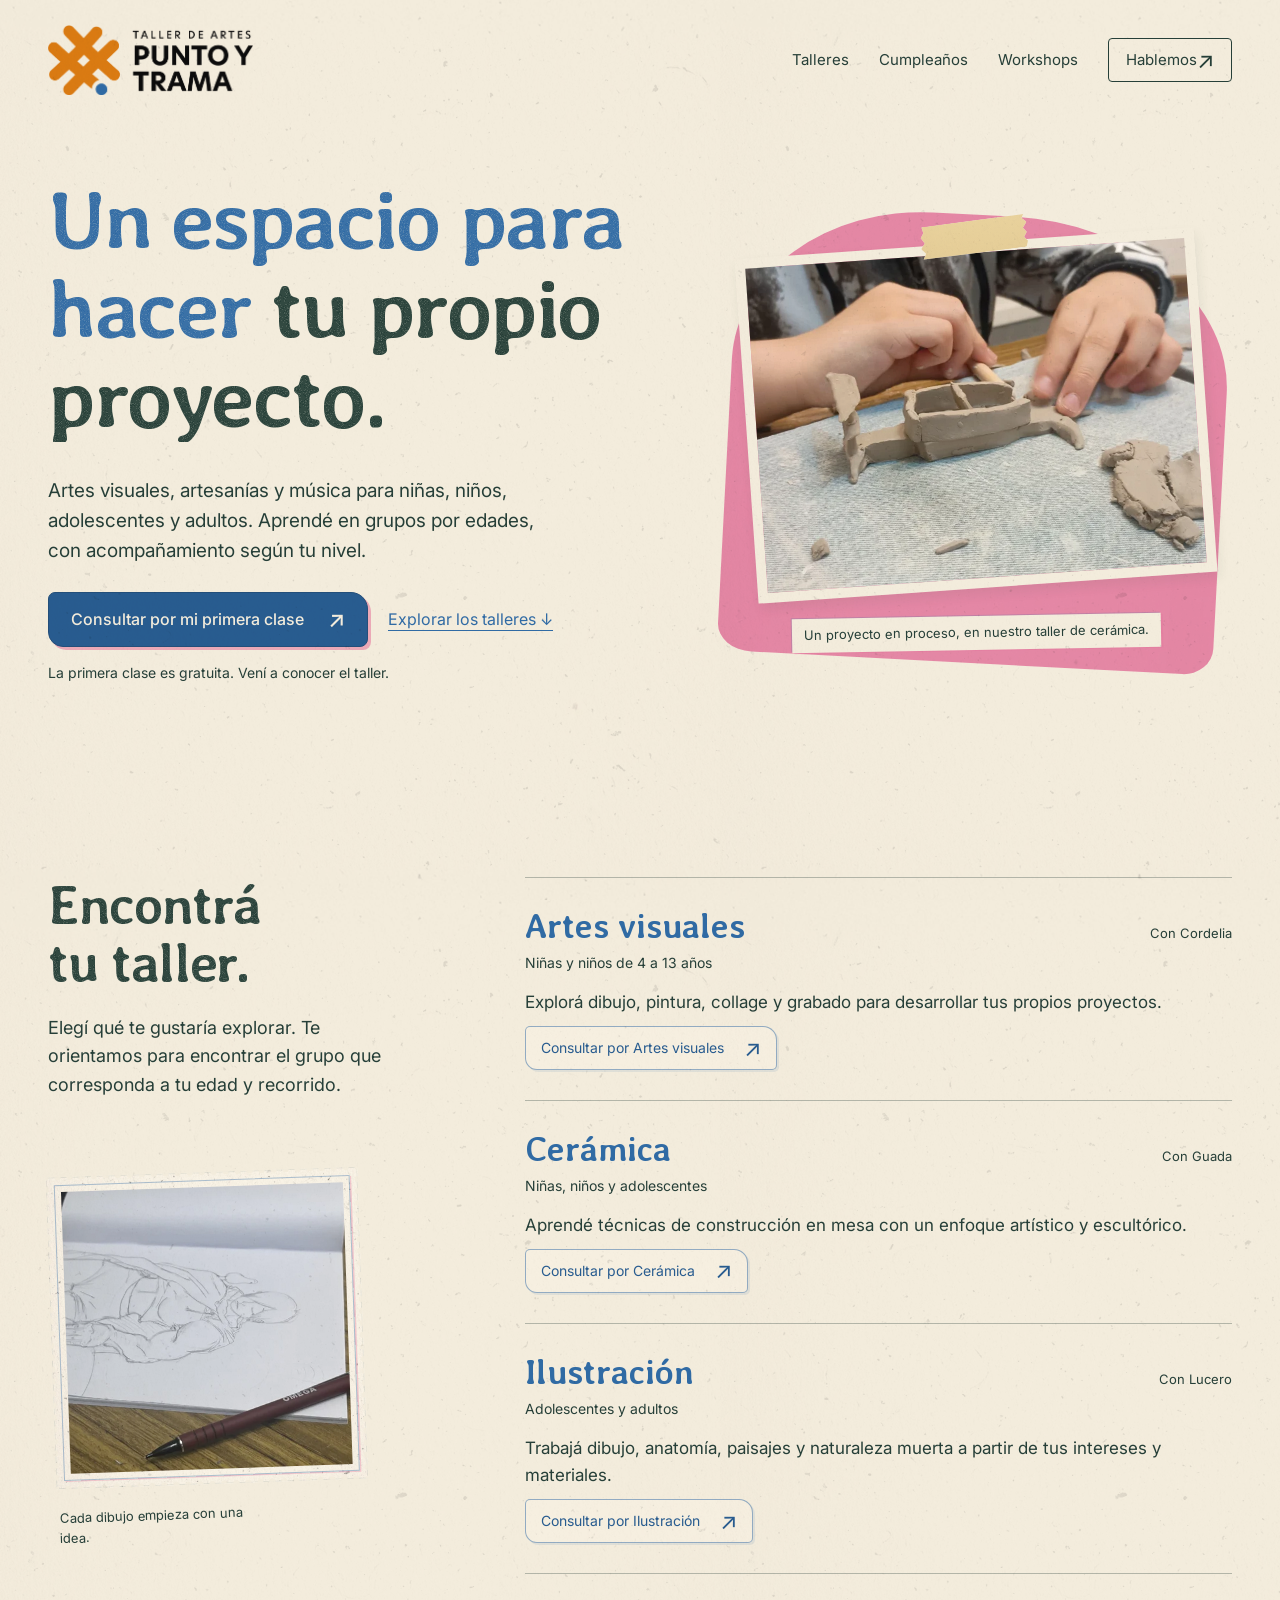
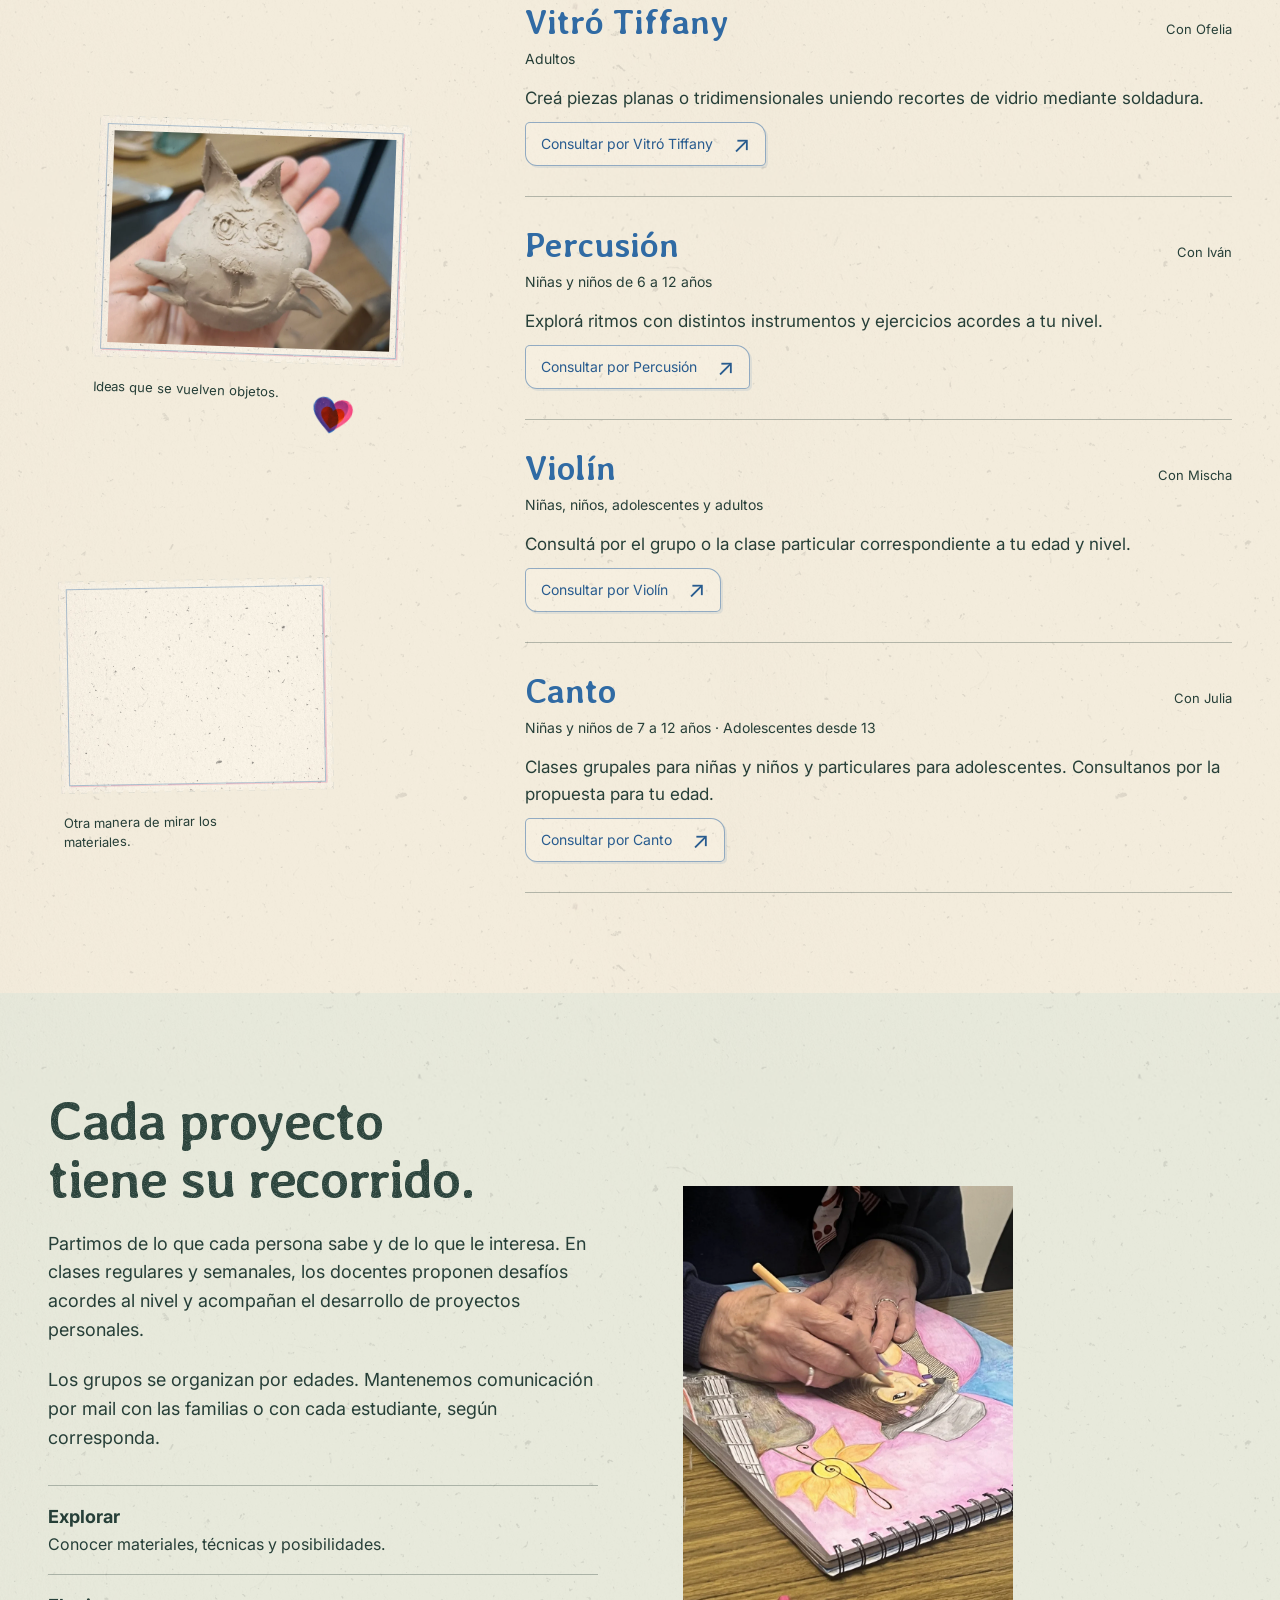
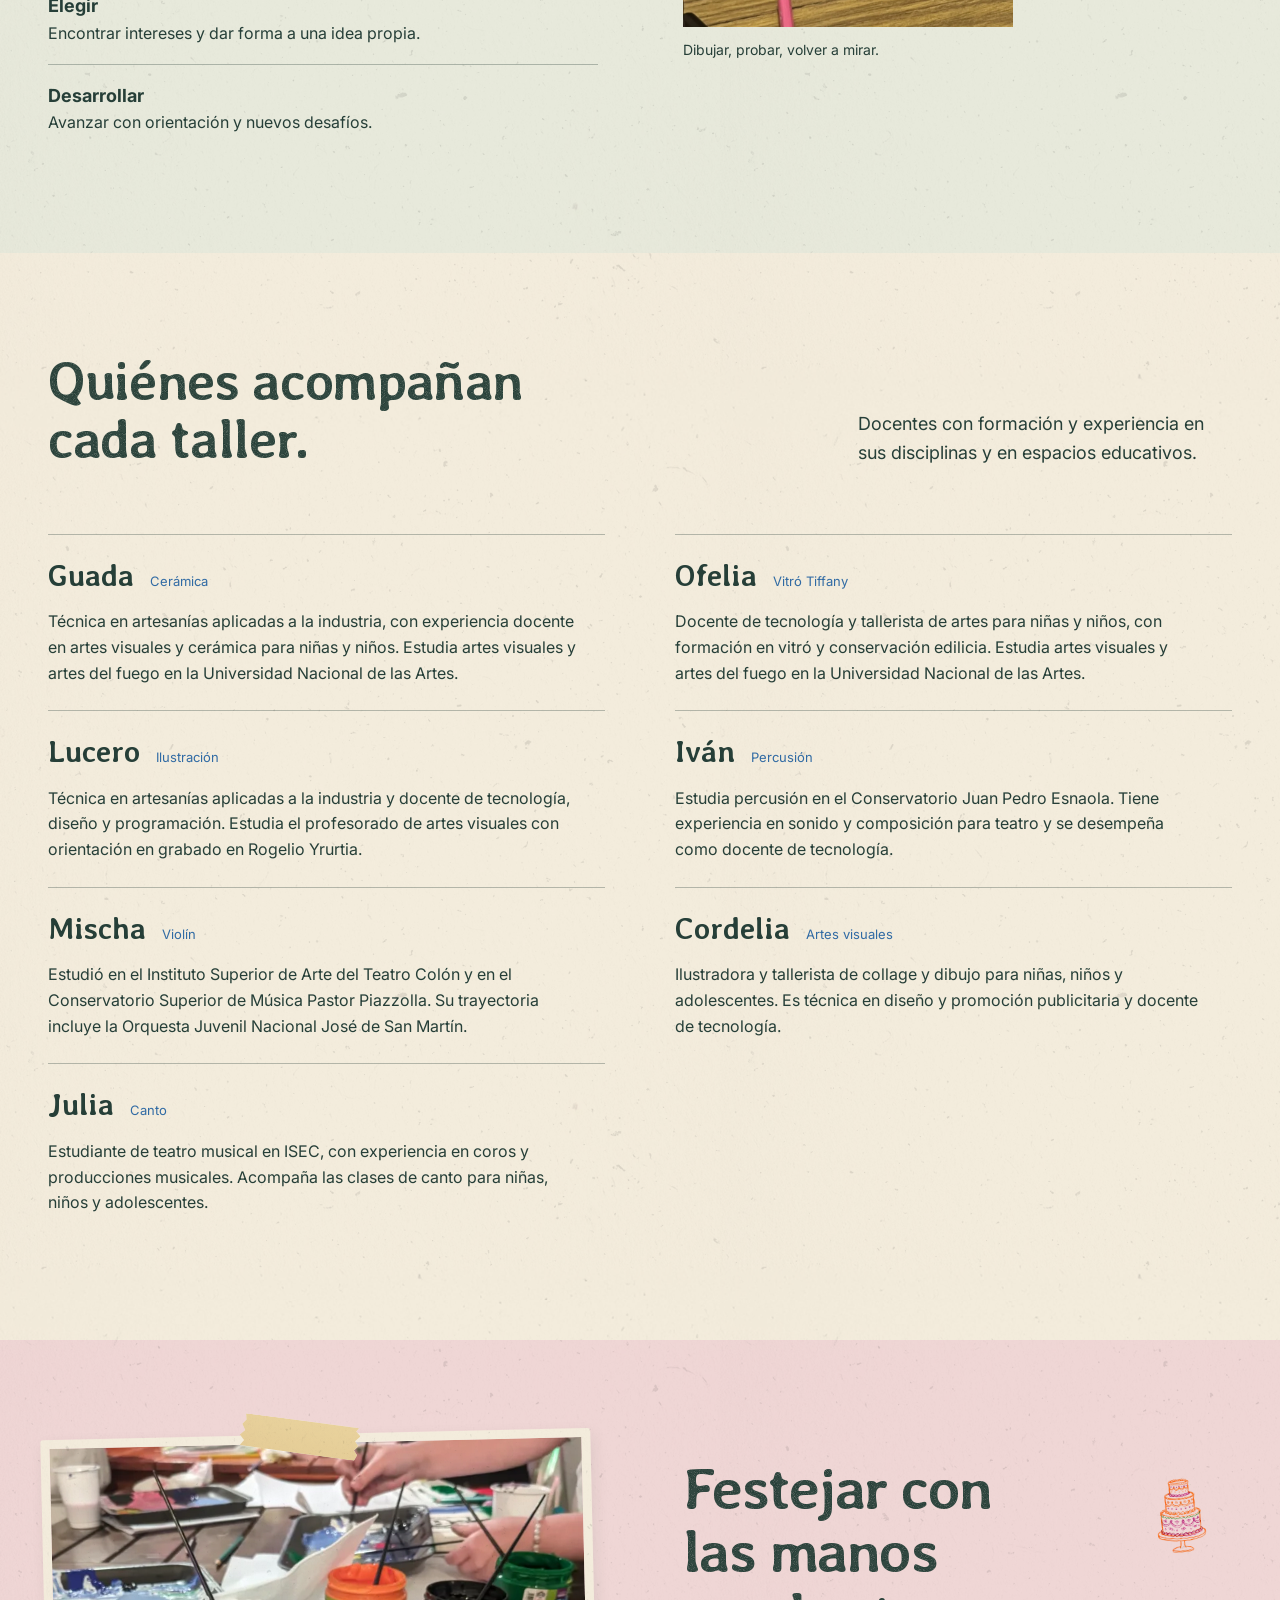
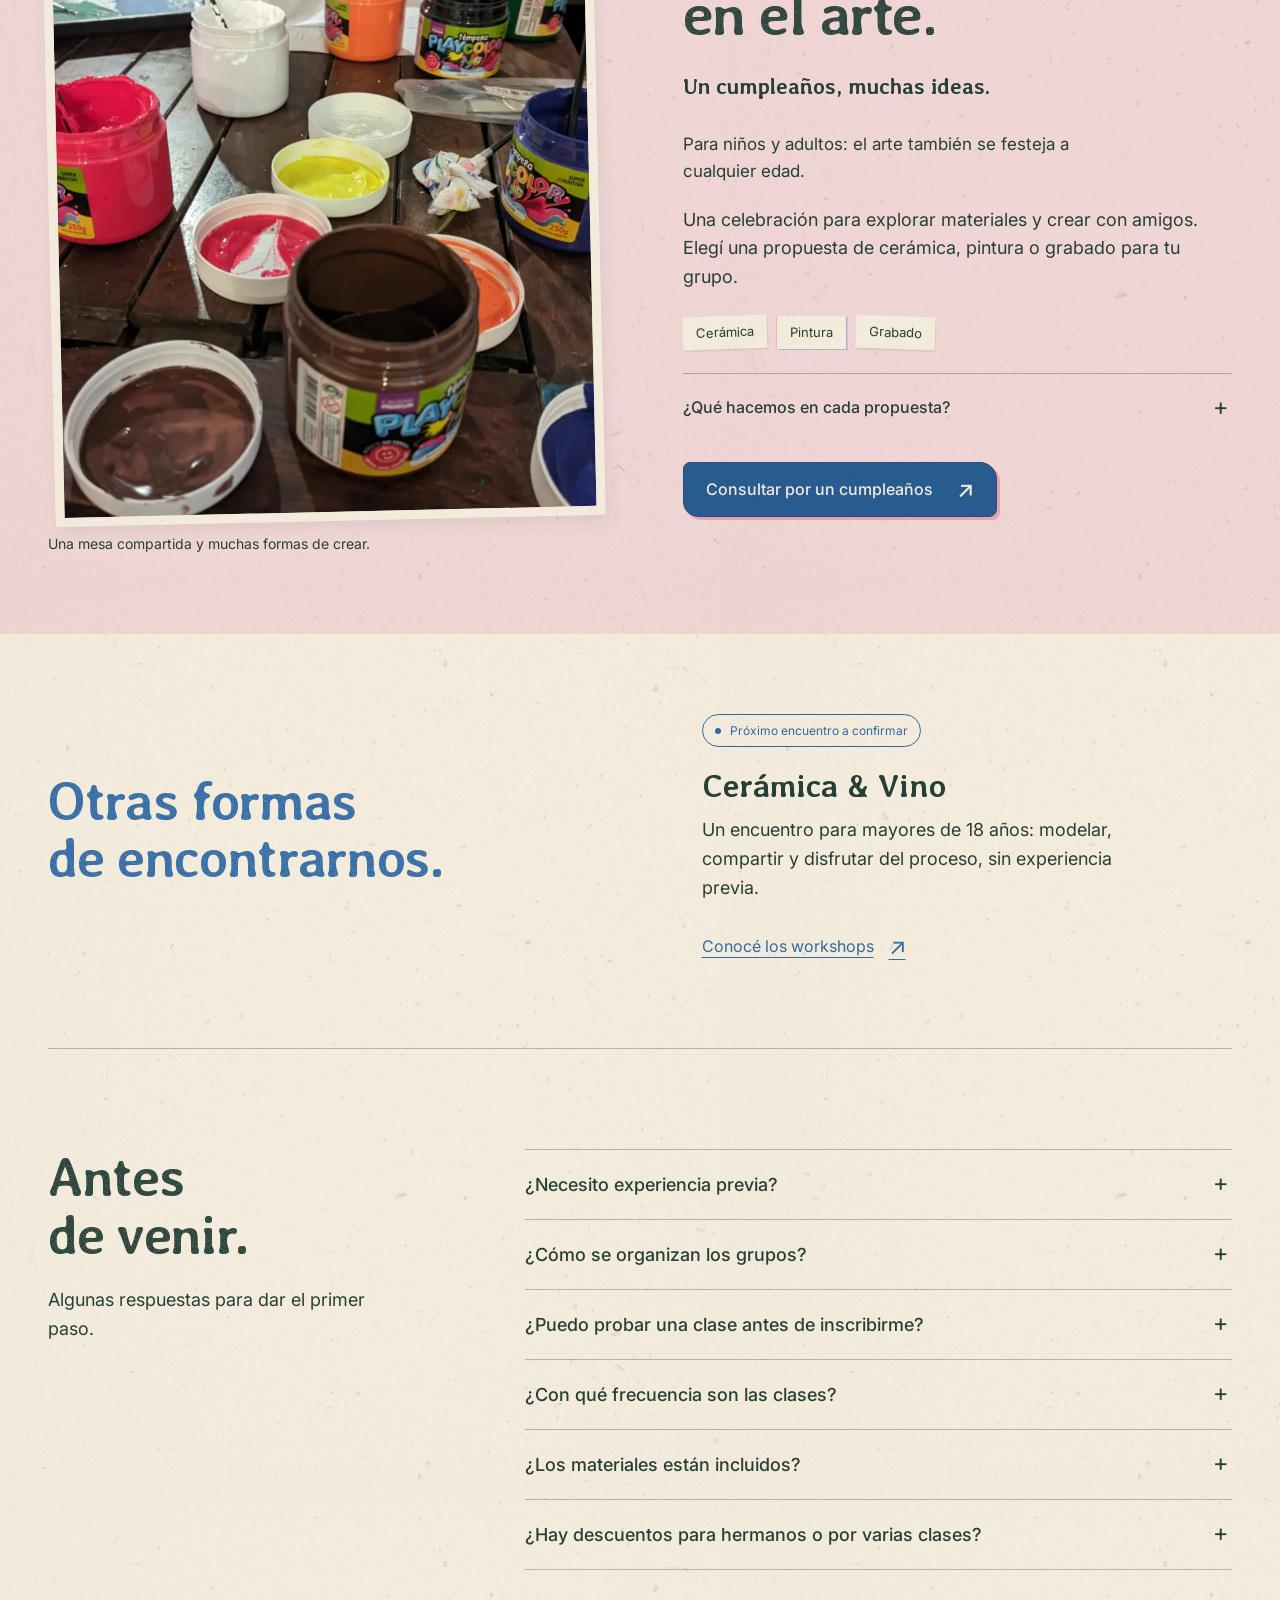
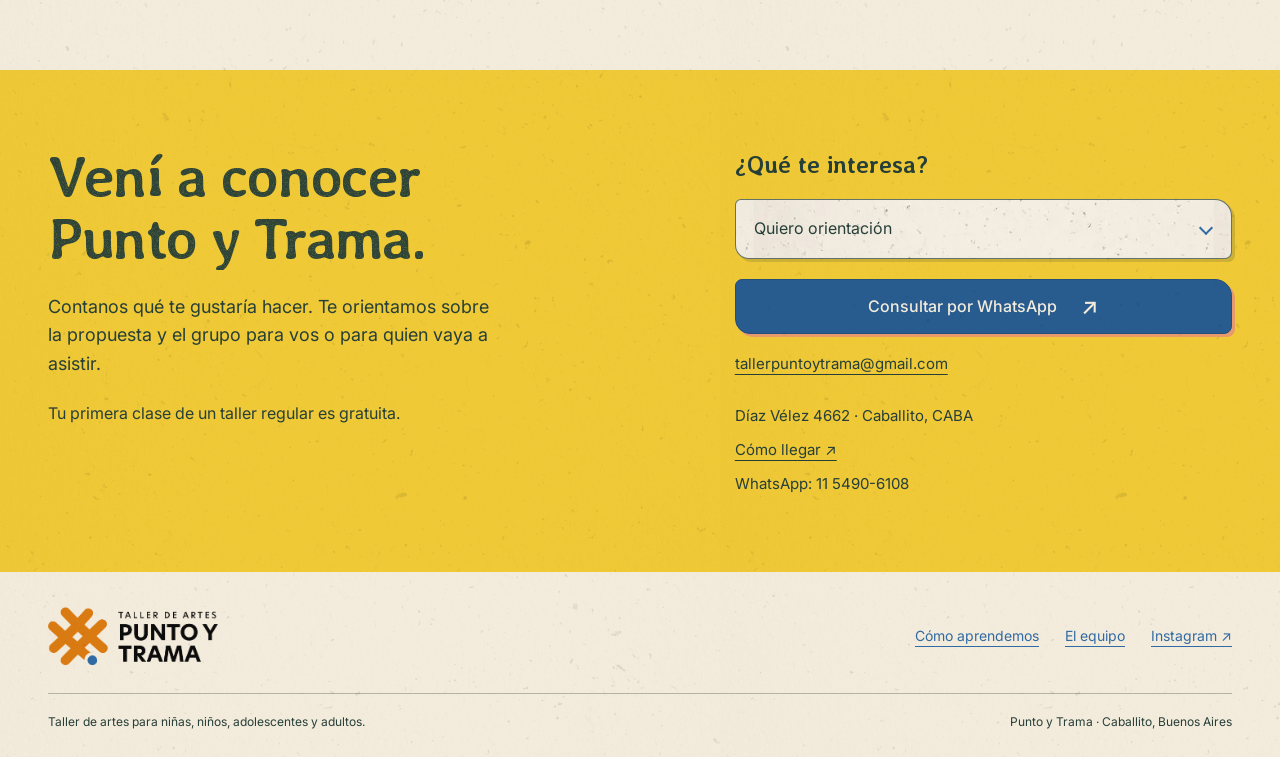
<file: index.html>
<!doctype html><html lang="es-AR"><head><meta charset="utf-8"><meta name="viewport" content="width=device-width, initial-scale=1"><meta name="theme-color" content="#f4eddd"><title>Punto y Trama | Talleres de artes en Caballito</title><meta name="description" content="Talleres de artes visuales, cerámica, ilustración, vitró y música en Caballito. Todas las edades, proyectos propios y primera clase gratuita."><meta property="og:title" content="Punto y Trama | Talleres de artes en Caballito"><meta property="og:description" content="Talleres de artes visuales, cerámica, ilustración, vitró y música en Caballito. Todas las edades, proyectos propios y primera clase gratuita."><meta property="og:type" content="website"><meta property="og:locale" content="es_AR"><link rel="icon" href="assets/favicon.png" type="image/png"><link rel="stylesheet" href="styles.css"><link rel="stylesheet" href="craft.css"><script src="app.js" defer></script></head><body><a class="skip" href="#contenido">Saltar al contenido</a>
    <header class="site-header"><div class="container header-inner">
    <a class="brand" href="index.html" aria-label="Punto y Trama, inicio"><img src="assets/logo.png" width="830" height="285" alt="Punto y Trama · Taller de artes"></a>
    <button class="menu-toggle" aria-expanded="false" aria-controls="navigation">Menú</button>
    <nav class="navigation" id="navigation" aria-label="Navegación principal">
    <a href="#talleres">Talleres</a><a href="#cumpleanos">Cumpleaños</a><a href="workshops.html" >Workshops</a><a class="nav-contact" href="#contacto">Hablemos <span class="arrow" aria-hidden="true">↗</span></a>
    </nav></div></header><main id="contenido"><section class="hero"><div class="container hero-grid"><div><h1>Un espacio para hacer <em>tu propio proyecto.</em></h1><p class="intro">Artes visuales, artesanías y música para niñas, niños, adolescentes y adultos. Aprendé en grupos por edades, con acompañamiento según tu nivel.</p><div class="hero-actions"><a class="button" href="https://wa.me/5491154906108?text=Hola%2C%20quiero%20conocer%20Punto%20y%20Trama%20y%20coordinar%20mi%20primera%20clase%20gratuita.%20%C2%BFMe%20orientan%20sobre%20los%20talleres%3F">Consultar por mi primera clase <span class="arrow" aria-hidden="true">↗</span></a><a class="text-link" href="#talleres">Explorar los talleres ↓</a></div><p class="hero-benefit">La primera clase es gratuita. Vení a conocer el taller.</p></div>
<figure class="art-stage"><div class="pink-shape" aria-hidden="true"></div><img class="hero-photo" src="assets/ceramica-1200.webp" srcset="assets/ceramica-640.webp 640w, assets/ceramica-1200.webp 1200w" sizes="(max-width:760px) calc(100vw - 40px), 550px" width="1200" height="900" alt="Manos construyendo una pieza de arcilla en la mesa del taller." fetchpriority="high" decoding="async"><figcaption>Un proyecto en proceso, en nuestro taller de cerámica.</figcaption></figure></div></section>

<section class="section" id="talleres" aria-labelledby="workshops-title"><div class="container section-index"><div class="section-lead workshop-visual-column"><h2 id="workshops-title">Encontrá<br>tu taller.</h2><p>Elegí qué te gustaría explorar. Te orientamos para encontrar el grupo que corresponda a tu edad y recorrido.</p><div class="workshop-journal" aria-label="Procesos y piezas del taller"><figure class="journal-photo drawing-print"><div class="postage-frame"><img class="" src="assets/boceto-1200.webp" srcset="assets/boceto-640.webp 640w, assets/boceto-1200.webp 1200w" sizes="(max-width:760px) calc(100vw - 40px), 550px" width="1200" height="900" alt="Boceto a lápiz en un cuaderno abierto sobre la mesa." loading="lazy" decoding="async"></div><figcaption>Cada dibujo empieza con una idea.</figcaption></figure><figure class="journal-photo ceramics-print"><div class="postage-frame"><img class="" src="assets/pieza-arcilla-1200.webp" srcset="assets/pieza-arcilla-640.webp 480w, assets/pieza-arcilla-1200.webp 900w" sizes="(max-width:760px) calc(100vw - 40px), 550px" width="900" height="1200" alt="Una pequeña figura de arcilla modelada a mano." loading="lazy" decoding="async"></div><figcaption>Ideas que se vuelven objetos.<img class="studio-seal heart-seal" src="assets/sello-corazon.png" width="72" height="72" alt="" loading="lazy"></figcaption></figure><figure class="journal-photo glass-print"><div class="postage-frame"><img class="" src="assets/mesa-vitro-1200.webp" srcset="assets/mesa-vitro-640.webp 480w, assets/mesa-vitro-1200.webp 900w" sizes="(max-width:760px) calc(100vw - 40px), 550px" width="900" height="1200" alt="Manos trabajando junto a recortes de vidrio y herramientas de vitró." loading="lazy" decoding="async"></div><figcaption>Otra manera de mirar los materiales.</figcaption></figure></div></div><ol class="workshop-list"><li class="workshop-row"><div><div class="workshop-top"><h3>Artes visuales</h3><span class="teacher-tag">Con Cordelia</span></div><p class="audience">Niñas y niños de 4 a 13 años</p><p class="description">Explorá dibujo, pintura, collage y grabado para desarrollar tus propios proyectos.</p><a class="text-link" href="https://wa.me/5491154906108?text=Hola%2C%20me%20interesa%20el%20taller%20de%20Artes%20visuales%20en%20Punto%20y%20Trama.%20%C2%BFMe%20cuentan%20sobre%20los%20grupos%20y%20c%C3%B3mo%20coordinar%20la%20primera%20clase%20gratuita%3F">Consultar por Artes visuales <span class="arrow" aria-hidden="true">↗</span></a></div></li><li class="workshop-row"><div><div class="workshop-top"><h3>Cerámica</h3><span class="teacher-tag">Con Guada</span></div><p class="audience">Niñas, niños y adolescentes</p><p class="description">Aprendé técnicas de construcción en mesa con un enfoque artístico y escultórico.</p><a class="text-link" href="https://wa.me/5491154906108?text=Hola%2C%20me%20interesa%20el%20taller%20de%20Cer%C3%A1mica%20en%20Punto%20y%20Trama.%20%C2%BFMe%20cuentan%20sobre%20los%20grupos%20y%20c%C3%B3mo%20coordinar%20la%20primera%20clase%20gratuita%3F">Consultar por Cerámica <span class="arrow" aria-hidden="true">↗</span></a></div></li><li class="workshop-row"><div><div class="workshop-top"><h3>Ilustración</h3><span class="teacher-tag">Con Lucero</span></div><p class="audience">Adolescentes y adultos</p><p class="description">Trabajá dibujo, anatomía, paisajes y naturaleza muerta a partir de tus intereses y materiales.</p><a class="text-link" href="https://wa.me/5491154906108?text=Hola%2C%20me%20interesa%20el%20taller%20de%20Ilustraci%C3%B3n%20en%20Punto%20y%20Trama.%20%C2%BFMe%20cuentan%20sobre%20los%20grupos%20y%20c%C3%B3mo%20coordinar%20la%20primera%20clase%20gratuita%3F">Consultar por Ilustración <span class="arrow" aria-hidden="true">↗</span></a></div></li><li class="workshop-row"><div><div class="workshop-top"><h3>Vitró Tiffany</h3><span class="teacher-tag">Con Ofelia</span></div><p class="audience">Adultos</p><p class="description">Creá piezas planas o tridimensionales uniendo recortes de vidrio mediante soldadura.</p><a class="text-link" href="https://wa.me/5491154906108?text=Hola%2C%20me%20interesa%20el%20taller%20de%20Vitr%C3%B3%20Tiffany%20en%20Punto%20y%20Trama.%20%C2%BFMe%20cuentan%20sobre%20los%20grupos%20y%20c%C3%B3mo%20coordinar%20la%20primera%20clase%20gratuita%3F">Consultar por Vitró Tiffany <span class="arrow" aria-hidden="true">↗</span></a></div></li><li class="workshop-row"><div><div class="workshop-top"><h3>Percusión</h3><span class="teacher-tag">Con Iván</span></div><p class="audience">Niñas y niños de 6 a 12 años</p><p class="description">Explorá ritmos con distintos instrumentos y ejercicios acordes a tu nivel.</p><a class="text-link" href="https://wa.me/5491154906108?text=Hola%2C%20me%20interesa%20el%20taller%20de%20Percusi%C3%B3n%20en%20Punto%20y%20Trama.%20%C2%BFMe%20cuentan%20sobre%20los%20grupos%20y%20c%C3%B3mo%20coordinar%20la%20primera%20clase%20gratuita%3F">Consultar por Percusión <span class="arrow" aria-hidden="true">↗</span></a></div></li><li class="workshop-row"><div><div class="workshop-top"><h3>Violín</h3><span class="teacher-tag">Con Mischa</span></div><p class="audience">Niñas, niños, adolescentes y adultos</p><p class="description">Consultá por el grupo o la clase particular correspondiente a tu edad y nivel.</p><a class="text-link" href="https://wa.me/5491154906108?text=Hola%2C%20me%20interesa%20el%20taller%20de%20Viol%C3%ADn%20en%20Punto%20y%20Trama.%20%C2%BFMe%20cuentan%20sobre%20los%20grupos%20y%20c%C3%B3mo%20coordinar%20la%20primera%20clase%20gratuita%3F">Consultar por Violín <span class="arrow" aria-hidden="true">↗</span></a></div></li><li class="workshop-row"><div><div class="workshop-top"><h3>Canto</h3><span class="teacher-tag">Con Julia</span></div><p class="audience">Niñas y niños de 7 a 12 años · Adolescentes desde 13</p><p class="description">Clases grupales para niñas y niños y particulares para adolescentes. Consultanos por la propuesta para tu edad.</p><a class="text-link" href="https://wa.me/5491154906108?text=Hola%2C%20me%20interesa%20el%20taller%20de%20Canto%20en%20Punto%20y%20Trama.%20%C2%BFMe%20cuentan%20sobre%20los%20grupos%20y%20c%C3%B3mo%20coordinar%20la%20primera%20clase%20gratuita%3F">Consultar por Canto <span class="arrow" aria-hidden="true">↗</span></a></div></li></ol></div></section>
<section class="section learning" id="como-aprendemos" aria-labelledby="learning-title"><div class="container learning-grid"><div><h2 id="learning-title">Cada proyecto tiene su recorrido.</h2><p>Partimos de lo que cada persona sabe y de lo que le interesa. En clases regulares y semanales, los docentes proponen desafíos acordes al nivel y acompañan el desarrollo de proyectos personales.</p><p>Los grupos se organizan por edades. Mantenemos comunicación por mail con las familias o con cada estudiante, según corresponda.</p><ol class="process-notes"><li><div><strong>Explorar</strong>Conocer materiales, técnicas y posibilidades.</div></li><li><div><strong>Elegir</strong>Encontrar intereses y dar forma a una idea propia.</div></li><li><div><strong>Desarrollar</strong>Avanzar con orientación y nuevos desafíos.</div></li></ol></div><div class="photo-pair"><figure><img class="learning-photo" src="assets/ilustracion-1200.webp" srcset="assets/ilustracion-640.webp 480w, assets/ilustracion-1200.webp 900w" sizes="(max-width:760px) calc(100vw - 40px), 550px" width="900" height="1200" alt="Una estudiante trabaja con lápices de colores en su ilustración." loading="lazy" decoding="async"><figcaption>Dibujar, probar, volver a mirar.</figcaption></figure><img class="secondary-photo" src="assets/vitro-1200.webp" srcset="assets/vitro-640.webp 480w, assets/vitro-1200.webp 900w" sizes="(max-width:760px) calc(100vw - 40px), 550px" width="900" height="1200" alt="Recortes de vidrio y herramientas para una pieza de vitró." loading="lazy" decoding="async"></div></div></section>
<section class="section" id="equipo" aria-labelledby="team-title"><div class="container"><div class="team-heading"><div><h2 id="team-title">Quiénes acompañan<br>cada taller.</h2></div><p>Docentes con formación y experiencia en sus disciplinas y en espacios educativos.</p></div><ul class="team-grid"><li class="person"><h3>Guada</h3><span class="discipline">Cerámica</span><p>Técnica en artesanías aplicadas a la industria, con experiencia docente en artes visuales y cerámica para niñas y niños. Estudia artes visuales y artes del fuego en la Universidad Nacional de las Artes.</p></li><li class="person"><h3>Ofelia</h3><span class="discipline">Vitró Tiffany</span><p>Docente de tecnología y tallerista de artes para niñas y niños, con formación en vitró y conservación edilicia. Estudia artes visuales y artes del fuego en la Universidad Nacional de las Artes.</p></li><li class="person"><h3>Lucero</h3><span class="discipline">Ilustración</span><p>Técnica en artesanías aplicadas a la industria y docente de tecnología, diseño y programación. Estudia el profesorado de artes visuales con orientación en grabado en Rogelio Yrurtia.</p></li><li class="person"><h3>Iván</h3><span class="discipline">Percusión</span><p>Estudia percusión en el Conservatorio Juan Pedro Esnaola. Tiene experiencia en sonido y composición para teatro y se desempeña como docente de tecnología.</p></li><li class="person"><h3>Mischa</h3><span class="discipline">Violín</span><p>Estudió en el Instituto Superior de Arte del Teatro Colón y en el Conservatorio Superior de Música Pastor Piazzolla. Su trayectoria incluye la Orquesta Juvenil Nacional José de San Martín.</p></li><li class="person"><h3>Cordelia</h3><span class="discipline">Artes visuales</span><p>Ilustradora y tallerista de collage y dibujo para niñas, niños y adolescentes. Es técnica en diseño y promoción publicitaria y docente de tecnología.</p></li><li class="person"><h3>Julia</h3><span class="discipline">Canto</span><p>Estudiante de teatro musical en ISEC, con experiencia en coros y producciones musicales. Acompaña las clases de canto para niñas, niños y adolescentes.</p></li></ul></div></section>
<section class="birthday" id="cumpleanos" aria-labelledby="birthday-title"><div class="container birthday-grid"><figure><img class="birthday-photo" src="assets/cumpleanos-1200.webp" srcset="assets/cumpleanos-640.webp 360w, assets/cumpleanos-1200.webp 675w" sizes="(max-width:760px) calc(100vw - 40px), 550px" width="675" height="1200" alt="Manos pintando bastidores alrededor de una mesa con pinturas de colores." loading="lazy" decoding="async"><figcaption>Una mesa compartida y muchas formas de crear.</figcaption></figure><div><img class="craft-illustration cake" src="assets/torta.png" width="100" height="120" alt="" loading="lazy"><h2 id="birthday-title">Festejar con las manos en el arte.</h2><p class="subtitle">Un cumpleaños, muchas ideas.</p><p class="birthday-audience">Para niños y adultos: el arte también se festeja a cualquier edad.</p><p>Una celebración para explorar materiales y crear con amigos. Elegí una propuesta de cerámica, pintura o grabado para tu grupo.</p><div class="techniques"><span>Cerámica</span><span>Pintura</span><span>Grabado</span></div><details><summary>¿Qué hacemos en cada propuesta?</summary><p><strong>Cerámica:</strong> modelamos y pintamos una pieza de arcilla. Se retira después del horneado; el plazo se coordina con el taller.</p><p><strong>Pintura:</strong> exploramos acrílicos y herramientas sobre bastidor. Cada participante se lleva su pintura terminada.</p><p><strong>Grabado:</strong> creamos una matriz y estampamos una prenda o totebag. Cada participante se lleva su matriz y su estampado.</p></details><a class="button" href="https://wa.me/5491154906108?text=Hola%2C%20me%20interesa%20organizar%20un%20cumplea%C3%B1os%20art%C3%ADstico%20en%20Punto%20y%20Trama.%20%C2%BFMe%20cuentan%20las%20propuestas%20y%20qu%C3%A9%20incluyen%3F">Consultar por un cumpleaños <span class="arrow" aria-hidden="true">↗</span></a></div></div></section>
<section class="container workshop-teaser" aria-labelledby="teaser-title"><div><h2 id="teaser-title">Otras formas<br>de encontrarnos.</h2></div><div><span class="status">Próximo encuentro a confirmar</span><h3>Cerámica &amp; Vino</h3><p>Un encuentro para mayores de 18 años: modelar, compartir y disfrutar del proceso, sin experiencia previa.</p><a class="text-link" href="workshops.html">Conocé los workshops <span class="arrow" aria-hidden="true">↗</span></a></div></section>
<section class="section" id="preguntas" aria-labelledby="faq-title"><div class="container section-index"><div class="section-lead"><h2 id="faq-title">Antes<br>de venir.</h2><p>Algunas respuestas para dar el primer paso.</p></div><div class="faq-list"><details><summary>¿Necesito experiencia previa?</summary><p>No. Partimos de lo que sabés y de tus intereses, con acompañamiento según tu nivel.</p></details><details><summary>¿Cómo se organizan los grupos?</summary><p>Por edades. Consultanos para encontrar la propuesta y el grupo adecuados para vos o para quien vaya a asistir.</p></details><details><summary>¿Puedo probar una clase antes de inscribirme?</summary><p>Sí, la primera clase de los talleres regulares es gratuita. Escribinos para coordinarla. Este beneficio corresponde a los talleres regulares.</p></details><details><summary>¿Con qué frecuencia son las clases?</summary><p>Los talleres regulares tienen clases semanales. Consultanos por WhatsApp para conocer los grupos disponibles.</p></details><details><summary>¿Los materiales están incluidos?</summary><p>Depende de la actividad. En Vitró Tiffany los materiales se eligen según cada proyecto. Consultá qué necesitás para el taller o experiencia que elijas.</p></details><details><summary>¿Hay descuentos para hermanos o por varias clases?</summary><p>Sí. Ofrecemos un 10% de descuento para hermanos y un 10% de descuento por asistir a más de una clase. Escribinos para coordinar la inscripción y consultar cómo se aplica a tu caso.</p></details></div></div></section><section class="contact" id="contacto" aria-labelledby="contact-title"><div class="container contact-grid">
    <div><h2 id="contact-title">Vení a conocer Punto y Trama.</h2><p>Contanos qué te gustaría hacer. Te orientamos sobre la propuesta y el grupo para vos o para quien vaya a asistir.</p><p class="muted">Tu primera clase de un taller regular es gratuita.</p></div>
    <div><label for="interest">¿Qué te interesa?</label><div class="select-shell"><select id="interest"><option value="general">Quiero orientación</option><option value="Artes visuales">Artes visuales</option><option value="Cerámica">Cerámica</option><option value="Ilustración">Ilustración</option><option value="Vitró Tiffany">Vitró Tiffany</option><option value="Percusión">Percusión</option><option value="Violín">Violín</option><option value="Canto">Canto</option><option value="birthday">Cumpleaños artísticos</option><option value="workshops" >Cerámica &amp; Vino</option></select></div>
    <a class="button" id="contact-whatsapp" href="https://wa.me/5491154906108?text=Hola%2C%20quiero%20conocer%20Punto%20y%20Trama.%20%C2%BFMe%20orientan%20sobre%20sus%20propuestas%3F">Consultar por WhatsApp <span class="arrow" aria-hidden="true">↗</span></a>
    <a class="email" href="mailto:tallerpuntoytrama@gmail.com">tallerpuntoytrama@gmail.com</a>
    <div class="address">Díaz Vélez 4662 · Caballito, CABA<br><a href="https://www.google.com/maps/search/?api=1&amp;query=D%C3%ADaz%20V%C3%A9lez%204662%2C%20Caballito%2C%20CABA">Cómo llegar ↗</a><br>WhatsApp: 11 5490-6108</div>
    </div></div></section></main><footer class="footer"><div class="container"><div class="footer-main"><a href="index.html" aria-label="Punto y Trama, inicio"><img src="assets/logo.png" width="830" height="285" alt="Punto y Trama · Taller de artes" loading="lazy"></a><div class="footer-links"><a href="index.html#como-aprendemos">Cómo aprendemos</a><a href="index.html#equipo">El equipo</a><a href="https://www.instagram.com/tallerpuntoytrama/">Instagram ↗</a></div></div><div class="footer-bottom"><span>Taller de artes para niñas, niños, adolescentes y adultos.</span><span>Punto y Trama · Caballito, Buenos Aires</span></div></div></footer></body></html>
</file>
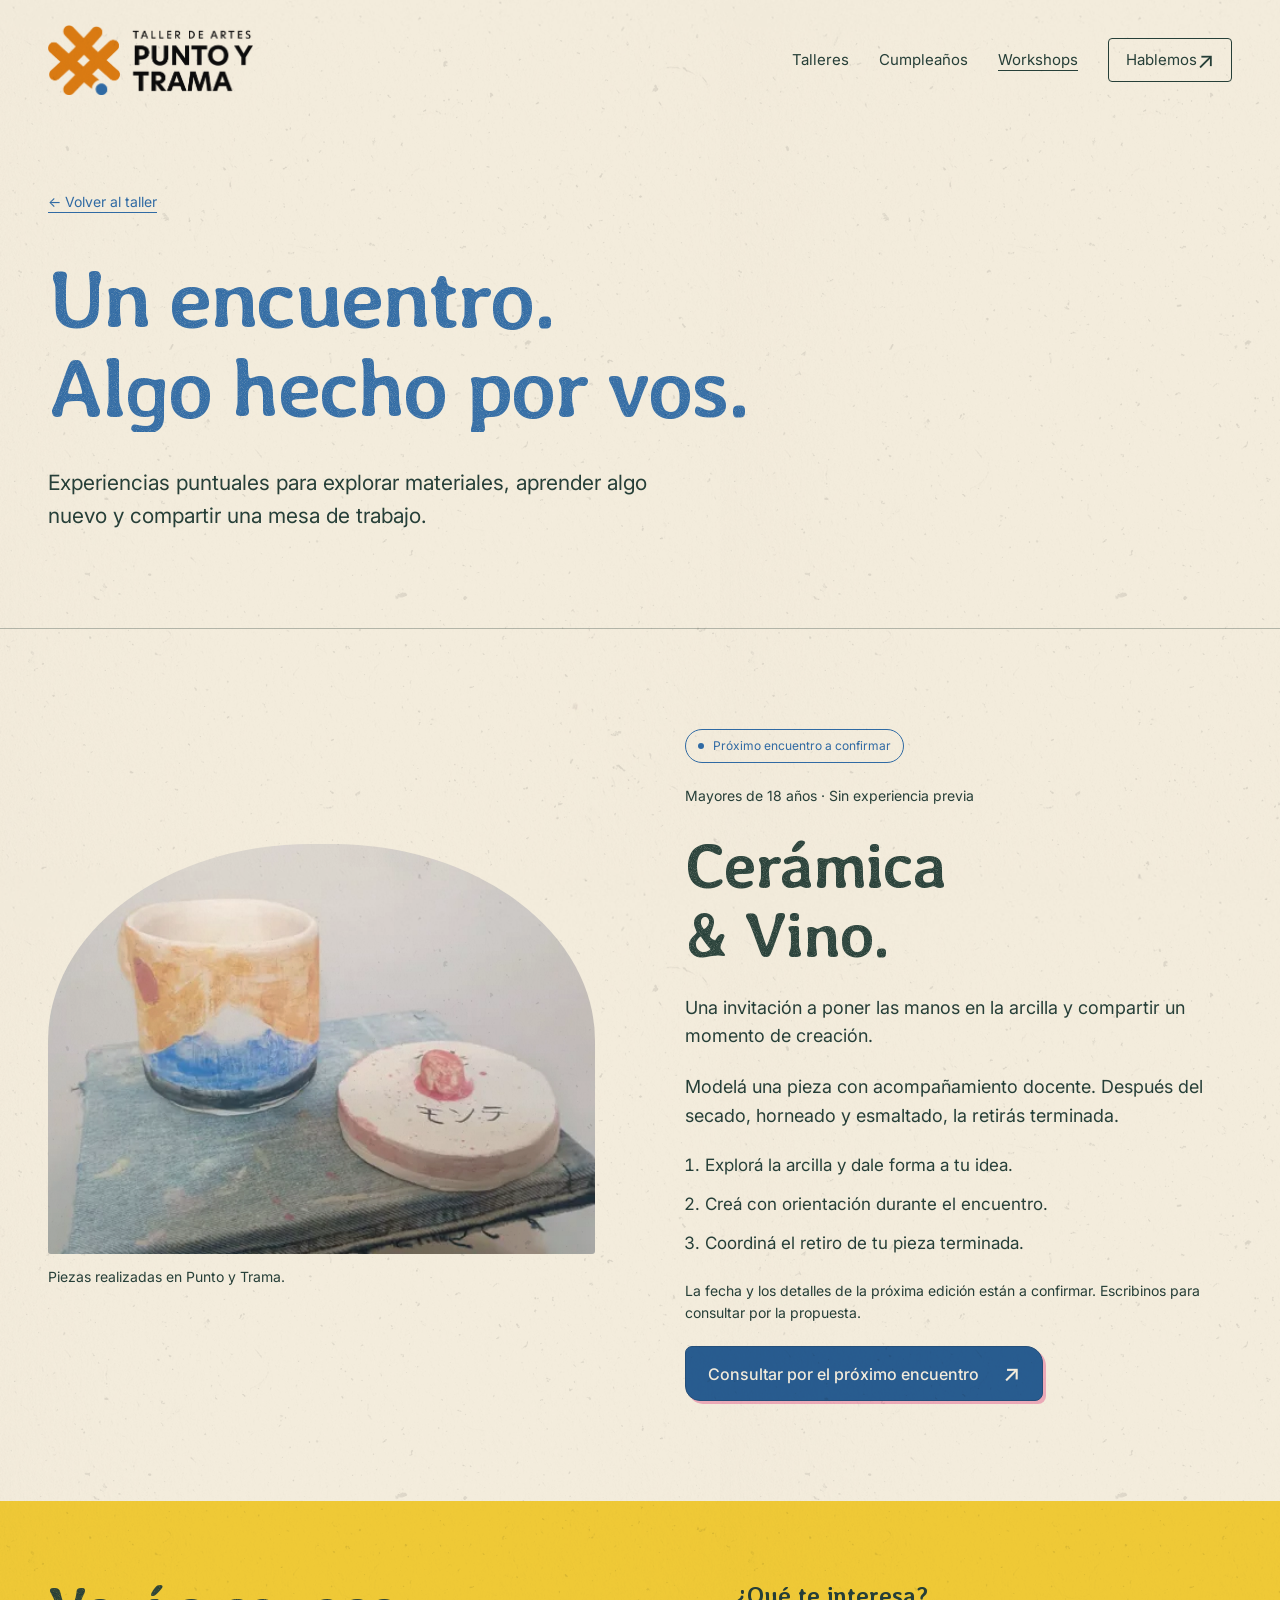
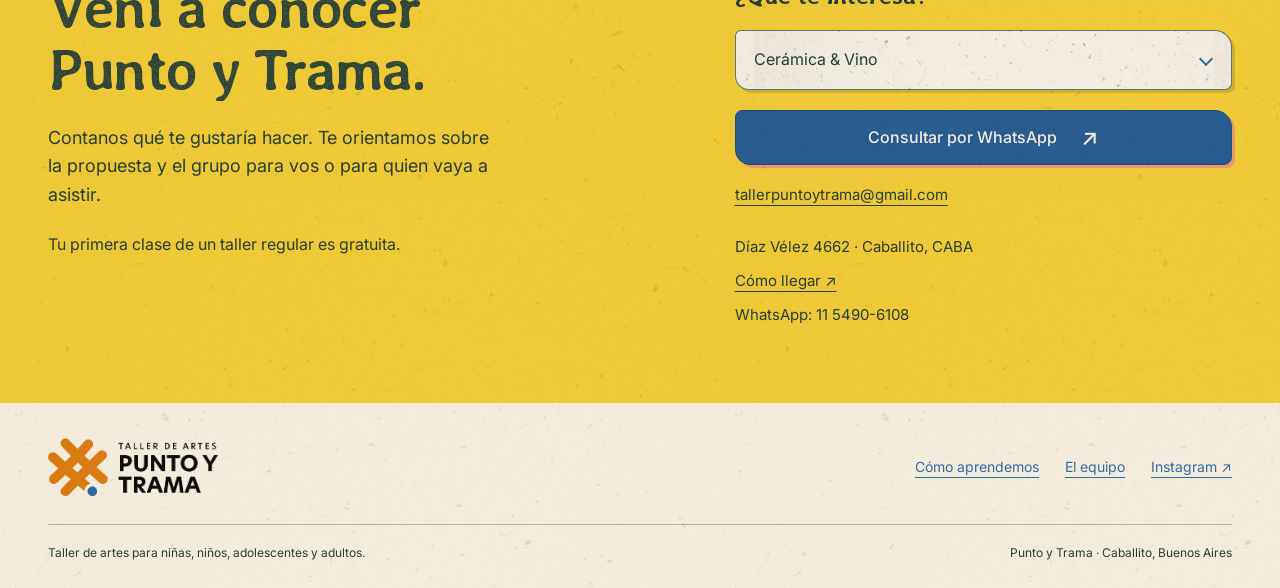
<file: workshops.html>
<!doctype html><html lang="es-AR"><head><meta charset="utf-8"><meta name="viewport" content="width=device-width, initial-scale=1"><meta name="theme-color" content="#f4eddd"><title>Workshops | Punto y Trama</title><meta name="description" content="Cerámica & Vino y encuentros para explorar materiales en Punto y Trama, Caballito. Consultá por el próximo workshop."><meta property="og:title" content="Workshops | Punto y Trama"><meta property="og:description" content="Cerámica & Vino y encuentros para explorar materiales en Punto y Trama, Caballito. Consultá por el próximo workshop."><meta property="og:type" content="website"><meta property="og:locale" content="es_AR"><link rel="icon" href="assets/favicon.png" type="image/png"><link rel="stylesheet" href="styles.css"><link rel="stylesheet" href="craft.css"><script src="app.js" defer></script></head><body><a class="skip" href="#contenido">Saltar al contenido</a>
    <header class="site-header"><div class="container header-inner">
    <a class="brand" href="index.html" aria-label="Punto y Trama, inicio"><img src="assets/logo.png" width="830" height="285" alt="Punto y Trama · Taller de artes"></a>
    <button class="menu-toggle" aria-expanded="false" aria-controls="navigation">Menú</button>
    <nav class="navigation" id="navigation" aria-label="Navegación principal">
    <a href="index.html#talleres">Talleres</a><a href="index.html#cumpleanos">Cumpleaños</a><a href="workshops.html" aria-current="page">Workshops</a><a class="nav-contact" href="#contacto">Hablemos <span class="arrow" aria-hidden="true">↗</span></a>
    </nav></div></header><main id="contenido"><section class="workshops-hero"><div class="container"><a class="back-link" href="index.html">← Volver al taller</a><h1>Un encuentro.<br>Algo hecho por vos.</h1><p class="intro">Experiencias puntuales para explorar materiales, aprender algo nuevo y compartir una mesa de trabajo.</p></div></section>
<section class="section" aria-labelledby="event-title"><div class="container event-grid"><figure><img class="event-photo" src="assets/piezas-1200.webp" srcset="assets/piezas-640.webp 640w, assets/piezas-1200.webp 1200w" sizes="(max-width:760px) calc(100vw - 40px), 550px" width="1200" height="675" alt="Piezas de cerámica pintadas, realizadas en el taller." fetchpriority="high" decoding="async"><figcaption>Piezas realizadas en Punto y Trama.</figcaption></figure><div><span class="status">Próximo encuentro a confirmar</span><p class="event-audience">Mayores de 18 años · Sin experiencia previa</p><h2 id="event-title">Cerámica<br>&amp; Vino.</h2><p>Una invitación a poner las manos en la arcilla y compartir un momento de creación.</p><p>Modelá una pieza con acompañamiento docente. Después del secado, horneado y esmaltado, la retirás terminada.</p><ol class="event-steps"><li>Explorá la arcilla y dale forma a tu idea.</li><li>Creá con orientación durante el encuentro.</li><li>Coordiná el retiro de tu pieza terminada.</li></ol><p class="event-note">La fecha y los detalles de la próxima edición están a confirmar. Escribinos para consultar por la propuesta.</p><a class="button" href="https://wa.me/5491154906108?text=Hola%2C%20me%20interesa%20Cer%C3%A1mica%20%26%20Vino%20en%20Punto%20y%20Trama.%20%C2%BFMe%20cuentan%20sobre%20el%20pr%C3%B3ximo%20encuentro%3F">Consultar por el próximo encuentro <span class="arrow" aria-hidden="true">↗</span></a></div></div></section><section class="contact" id="contacto" aria-labelledby="contact-title"><div class="container contact-grid">
    <div><h2 id="contact-title">Vení a conocer Punto y Trama.</h2><p>Contanos qué te gustaría hacer. Te orientamos sobre la propuesta y el grupo para vos o para quien vaya a asistir.</p><p class="muted">Tu primera clase de un taller regular es gratuita.</p></div>
    <div><label for="interest">¿Qué te interesa?</label><div class="select-shell"><select id="interest"><option value="general">Quiero orientación</option><option value="Artes visuales">Artes visuales</option><option value="Cerámica">Cerámica</option><option value="Ilustración">Ilustración</option><option value="Vitró Tiffany">Vitró Tiffany</option><option value="Percusión">Percusión</option><option value="Violín">Violín</option><option value="Canto">Canto</option><option value="birthday">Cumpleaños artísticos</option><option value="workshops" selected>Cerámica &amp; Vino</option></select></div>
    <a class="button" id="contact-whatsapp" href="https://wa.me/5491154906108?text=Hola%2C%20me%20interesa%20Cer%C3%A1mica%20%26%20Vino%20en%20Punto%20y%20Trama.%20%C2%BFMe%20cuentan%20sobre%20el%20pr%C3%B3ximo%20encuentro%3F">Consultar por WhatsApp <span class="arrow" aria-hidden="true">↗</span></a>
    <a class="email" href="mailto:tallerpuntoytrama@gmail.com">tallerpuntoytrama@gmail.com</a>
    <div class="address">Díaz Vélez 4662 · Caballito, CABA<br><a href="https://www.google.com/maps/search/?api=1&amp;query=D%C3%ADaz%20V%C3%A9lez%204662%2C%20Caballito%2C%20CABA">Cómo llegar ↗</a><br>WhatsApp: 11 5490-6108</div>
    </div></div></section></main><footer class="footer"><div class="container"><div class="footer-main"><a href="index.html" aria-label="Punto y Trama, inicio"><img src="assets/logo.png" width="830" height="285" alt="Punto y Trama · Taller de artes" loading="lazy"></a><div class="footer-links"><a href="index.html#como-aprendemos">Cómo aprendemos</a><a href="index.html#equipo">El equipo</a><a href="https://www.instagram.com/tallerpuntoytrama/">Instagram ↗</a></div></div><div class="footer-bottom"><span>Taller de artes para niñas, niños, adolescentes y adultos.</span><span>Punto y Trama · Caballito, Buenos Aires</span></div></div></footer></body></html>
</file>
<file: styles.css>
@font-face{font-family:Averia;src:url('assets/fonts/AveriaLibre-Bold.ttf') format('truetype');font-weight:700;font-display:swap}
@font-face{font-family:Inter;src:url('assets/fonts/Inter.ttf') format('truetype');font-weight:100 900;font-display:swap}
:root{--paper:#f4eddd;--ink:#263f38;--blue:#306ba5;--pink:#e5759c;--yellow:#f0ca36;--line:#263f3850;--display:Averia,Georgia,serif}
*{box-sizing:border-box}html{scroll-behavior:smooth;scroll-padding-top:24px}body{margin:0;background:var(--paper);color:var(--ink);font:400 18px/1.6 Inter,Arial,sans-serif}body:before{content:'';position:fixed;inset:0;background:url('assets/papel.webp') repeat;opacity:.07;pointer-events:none;z-index:10}a{color:var(--blue);text-underline-offset:5px;text-decoration-thickness:1px}a:hover{text-decoration-thickness:2px}a,button{touch-action:manipulation}button,input,select{font:inherit}button{cursor:pointer}a:focus-visible,button:focus-visible,summary:focus-visible,select:focus-visible{outline:3px solid var(--ink);outline-offset:5px;box-shadow:0 0 0 3px var(--paper)}img{display:block;max-width:100%;height:auto}figure{margin:0}p{margin:0 0 1.2em;max-width:65ch}h1,h2,h3{font-family:var(--display);font-weight:700;line-height:1.07;margin:0 0 .4em;text-wrap:balance}h1{font-size:clamp(3rem,6.5vw,6rem);letter-spacing:-.035em}h2{font-size:clamp(2.3rem,4.2vw,4rem);letter-spacing:-.025em}h3{font-size:2rem}small,figcaption{font-size:14px;line-height:1.5}figcaption{margin-top:12px}.container{width:min(1280px,calc(100% - 96px));margin:auto}.section{padding:100px 0}.eyebrow{font-size:12px;letter-spacing:.13em;text-transform:uppercase;font-weight:600;margin-bottom:24px}.muted{font-size:16px}.skip{position:absolute;top:-100px;left:24px;background:var(--paper);padding:12px;z-index:30}.skip:focus{top:8px}.site-header{padding:25px 0}.header-inner{display:flex;align-items:center;justify-content:space-between;gap:28px}.brand{display:block;flex-shrink:0}.brand img{width:205px}.navigation{display:flex;align-items:center;gap:30px}.navigation a{color:var(--ink);font-size:15px;text-decoration:none;min-height:44px;display:inline-flex;align-items:center}.navigation a:hover,.navigation a[aria-current]{text-decoration:underline}.navigation .nav-contact{border:1px solid var(--ink);padding:9px 17px;border-radius:4px}.menu-toggle{display:none;background:none;border:1px solid var(--ink);padding:8px 16px;border-radius:4px}.button{display:inline-flex;align-items:center;justify-content:center;gap:24px;min-height:48px;padding:14px 22px;border:0;border-radius:4px;background:var(--blue);color:var(--paper);font-size:16px;font-weight:500;text-decoration:none;line-height:1.4}.button:hover{box-shadow:inset 0 0 0 2px var(--paper),0 0 0 1px var(--blue);text-decoration:none}.arrow{font-size:23px;line-height:1}.text-link{display:inline-flex;align-items:center;gap:15px;min-height:44px;font-size:16px}.hero{padding:42px 0 76px}.hero-grid{display:grid;grid-template-columns:1.22fr 1fr;gap:48px;align-items:center}.hero h1{color:var(--blue);max-width:11ch}.hero h1 em{font-style:normal;position:relative;color:var(--ink)}.hero .intro{font-size:19px;max-width:43ch;margin-top:28px}.hero .eyebrow{display:flex;gap:12px;align-items:center}.dot{width:9px;height:9px;border-radius:50%;background:var(--pink);display:inline-block}.hero-actions{display:flex;gap:20px;align-items:center;flex-wrap:wrap;margin:25px 0 15px}.hero-benefit{font-size:14px}.art-stage{position:relative;padding:65px 25px 35px;isolation:isolate}.pink-shape{position:absolute;inset:0 0 15px;background:var(--pink);z-index:-2;border-radius:45% 48% 10% 10% / 35% 42% 9% 9%;transform:rotate(3deg)}.pink-shape:after{content:'';position:absolute;inset:0;border-radius:inherit;background:radial-gradient(#973d651c .8px,transparent .9px);background-size:3px 3px}.hero-photo{border:8px solid var(--paper);width:100%;aspect-ratio:4/3;object-fit:cover;transform:rotate(-4deg);margin:32px 0 30px}.art-stage figcaption{position:relative;text-align:center;background:var(--paper);padding:4px 8px;width:max-content;max-width:100%;margin:20px auto 0;font-size:12px}.stage-note{font-family:var(--display);font-size:30px;color:var(--ink);text-align:center;transform:rotate(3deg);line-height:1.1}.flower{position:absolute;width:112px;height:150px;top:-8px;right:15px;z-index:-1}.scribble{position:absolute;width:95px;bottom:32px;left:-25px;z-index:-1}.intro-strip{border-top:1px solid var(--line);border-bottom:1px solid var(--line);padding:20px 0;display:flex;justify-content:space-between;gap:18px;flex-wrap:wrap;font-size:13px;letter-spacing:.04em}.intro-strip span{display:flex;align-items:center;gap:18px}.intro-strip i{font-style:normal;color:var(--blue);font-size:20px}.section-index{display:grid;grid-template-columns: .8fr 1.5fr;gap:100px}.section-lead p{max-width:32ch}.section-lead .eyebrow{color:var(--blue)}.workshop-list{list-style:none;padding:0;margin:0}.workshop-row{border-top:1px solid var(--line);padding:30px 0;display:grid;grid-template-columns:38px 1fr;gap:18px}.workshop-row:last-child{border-bottom:1px solid var(--line)}.index-number{font-size:12px;padding-top:10px;color:var(--blue)}.workshop-row h3{font-size:34px;color:var(--blue);margin:0}.workshop-top{display:flex;align-items:baseline;justify-content:space-between;gap:20px}.teacher-tag{font-size:13px;white-space:nowrap}.audience{font-size:14px;margin:8px 0 14px}.workshop-row .description{font-size:17px;line-height:1.6;margin-bottom:10px}.workshop-row .text-link{font-size:14px}.outline-drawing{width:200px;margin:45px 0 0;max-width:80%;color:var(--blue)}.learning{background:#e8eadc;position:relative}.learning-grid{display:grid;grid-template-columns:1fr 1fr;gap:85px;align-items:center}.learning-photo{width:85%;aspect-ratio:3/4;object-fit:cover}.photo-pair{position:relative;padding-bottom:70px}.secondary-photo{position:absolute;width:48%;bottom:0;right:0;border:9px solid #e8eadc;aspect-ratio:1;object-fit:cover}.process-notes{list-style:none;margin:32px 0 0;padding:0}.process-notes li{display:grid;grid-template-columns:28px 1fr;gap:14px;border-top:1px solid var(--line);padding:17px 0;font-size:16px}.process-notes strong{display:block;font-size:18px}.process-notes span{font-size:12px;color:var(--blue);padding-top:5px}.team-heading{display:flex;justify-content:space-between;gap:50px;align-items:end;margin-bottom:44px}.team-heading p{max-width:34ch}.team-grid{display:grid;grid-template-columns:1fr 1fr;column-gap:70px;list-style:none;padding:0;margin:0}.person{border-top:1px solid var(--line);padding:24px 0}.person h3{font-size:30px;display:inline}.person .discipline{font-size:13px;margin-left:16px;color:var(--blue)}.person p{font-size:16px;margin:15px 0 0;max-width:53ch}.birthday{padding:80px 0;background:#f0d7d6}.birthday-grid{display:grid;grid-template-columns:1fr 1fr;gap:85px;align-items:center}.birthday-photo{width:100%;aspect-ratio:4/5;object-fit:cover;border-radius:48% 48% 0 0}.birthday h2{font-size:clamp(2.6rem,4.6vw,4.5rem);max-width:11ch}.birthday .subtitle{font-size:22px;font-family:var(--display)}.techniques{display:flex;gap:10px;flex-wrap:wrap;margin:24px 0}.techniques span{border:1px solid var(--ink);border-radius:100px;padding:5px 12px;font-size:13px}.birthday details{border-top:1px solid var(--line);font-size:16px;margin:22px 0}.birthday details p{margin-top:15px}.workshop-teaser{display:grid;grid-template-columns:1.1fr 1fr;gap:70px;align-items:center;padding:80px 0;border-bottom:1px solid var(--line)}.workshop-teaser h2{color:var(--blue)}.workshop-teaser p{max-width:39ch}.status{display:inline-flex;align-items:center;gap:9px;border:1px solid var(--blue);color:var(--blue);border-radius:100px;padding:6px 12px;font-size:12px;margin-bottom:22px}.status:before{content:'';width:6px;height:6px;background:currentColor;border-radius:50%}.faq-list details{border-top:1px solid var(--line);padding:0}.faq-list details:last-child{border-bottom:1px solid var(--line)}summary{cursor:pointer;list-style:none;padding:21px 32px 21px 0;position:relative;font-weight:500;line-height:1.5}summary::-webkit-details-marker{display:none}summary:after{content:'+';position:absolute;right:4px;font-size:24px;font-weight:400;top:15px}details[open]>summary:after{content:'−'}.faq-list details p{font-size:16px;padding:0 25px 20px 0;margin:0}.contact{background:var(--yellow);padding:76px 0}.contact-grid{display:grid;grid-template-columns:1.2fr 1fr;gap:90px}.contact h2{font-size:clamp(2.6rem,4.5vw,4.5rem);max-width:13ch}.contact p{max-width:41ch}.contact label{display:block;font-size:14px;font-weight:500;margin-bottom:8px}.contact select{width:100%;background:var(--paper);border:1px solid var(--ink);padding:13px 36px 13px 14px;border-radius:4px;font-size:16px;color:var(--ink);margin-bottom:14px}.contact .button{width:100%}.contact .email{font-size:15px;display:block;color:var(--ink);margin:18px 0;overflow-wrap:anywhere}.address{font-size:15px;margin-top:28px}.address a{color:var(--ink);display:inline-flex;min-height:44px;align-items:center}.contact .eyebrow{margin-bottom:22px}.footer{padding:35px 0 26px}.footer-main{display:flex;justify-content:space-between;align-items:center;gap:30px}.footer img{width:170px}.footer-links{display:flex;gap:26px;font-size:14px;flex-wrap:wrap}.footer-links a{min-height:44px;display:inline-flex;align-items:center}.footer-bottom{border-top:1px solid var(--line);margin-top:28px;padding-top:18px;display:flex;justify-content:space-between;gap:20px;font-size:12px}.workshops-hero{padding:60px 0 70px;border-bottom:1px solid var(--line)}.workshops-hero h1{color:var(--blue);max-width:15ch}.workshops-hero .intro{max-width:49ch;font-size:21px;margin-top:28px}.back-link{font-size:14px;display:inline-flex;min-height:44px;align-items:center;margin-bottom:30px}.event-grid{display:grid;grid-template-columns:1fr 1fr;gap:90px;align-items:center}.event-photo{aspect-ratio:4/3;object-fit:cover;width:100%;border-radius:48% 48% 3px 3px}.event-grid h2{font-size:clamp(3rem,5vw,5rem)}.event-note{font-size:14px;margin:22px 0}.event-steps{padding-left:20px;font-size:17px}.event-steps li{margin-bottom:12px}
@media(min-width:1500px){.hero{padding-top:65px;padding-bottom:100px}}
@media(max-width:1050px){.container{width:calc(100% - 64px)}.navigation{gap:18px}.brand img{width:180px}.hero-grid{gap:28px}.section-index{gap:50px}.learning-grid,.birthday-grid,.event-grid{gap:40px}.contact-grid{gap:45px}.hero .intro{font-size:18px}.section{padding:72px 0}.hero h1{font-size:clamp(3.5rem,7vw,5.6rem)}.art-stage{padding:50px 15px 25px}.team-grid{column-gap:40px}}
@media(max-width:760px){.container{width:calc(100% - 40px)}.site-header{padding:18px 0}.header-inner{flex-wrap:wrap;gap:16px}.brand img{width:170px}.navigation{width:100%;flex-wrap:wrap;gap:5px 22px;border-top:1px solid var(--line);padding-top:12px}.js .menu-toggle{display:block}.js .navigation:not(.is-open){display:none}.navigation a{font-size:15px}.hero{padding:25px 0 44px}.hero-grid{grid-template-columns:1fr;gap:28px}.hero h1{font-size:clamp(3.1rem,10.8vw,4.8rem);max-width:12ch}.hero .eyebrow{font-size:10px;margin-bottom:22px;letter-spacing:.08em}.hero .intro{margin-top:22px;font-size:18px}.hero-actions{gap:12px}.hero-actions .button{font-size:15px;padding:14px 16px;gap:14px}.hero-actions .text-link{font-size:14px}.hero-benefit{font-size:13px}.art-stage{max-width:480px;width:100%;margin:18px auto 0;padding:42px 26px 22px}.hero-photo{margin:24px 0}.stage-note{font-size:26px}.flower{width:85px;height:115px;right:24px}.scribble{left:0;width:65px;bottom:18px}.intro-strip{font-size:11px;gap:10px;padding:17px 0}.intro-strip span{gap:8px}.intro-strip i{font-size:15px}.section{padding:60px 0}.section-index,.learning-grid,.birthday-grid,.contact-grid,.event-grid{grid-template-columns:1fr;gap:32px}.section-lead p{max-width:45ch}.outline-drawing{display:none}.workshop-row{grid-template-columns:24px 1fr;gap:10px;padding:25px 0}.workshop-top{display:block}.teacher-tag{display:block;margin-top:9px}.workshop-row h3{font-size:30px}.audience{font-size:13px}.workshop-row .description{font-size:16px}.learning .photo-pair{order:2;max-width:500px}.learning-photo{aspect-ratio:4/5}.team-heading{display:block;margin-bottom:30px}.team-heading p{max-width:45ch}.team-grid{grid-template-columns:1fr}.person .discipline{display:inline-block}.person p{font-size:16px}.birthday{padding:60px 0}.birthday-grid>figure{order:2}.birthday-photo{aspect-ratio:4/3;border-radius:40% 40% 0 0;object-position:center 43%}.birthday h2{max-width:14ch}.workshop-teaser{grid-template-columns:1fr;gap:12px;padding:55px 0}.contact{padding:56px 0}.contact-grid{gap:20px}.contact h2{max-width:13ch}.footer-main{align-items:start;flex-direction:column;gap:20px}.footer-links{gap:6px 22px}.footer-bottom{flex-direction:column;gap:6px}.workshops-hero{padding:30px 0 48px}.workshops-hero h1{font-size:clamp(3rem,11vw,5rem)}.workshops-hero .intro{font-size:19px}.event-grid figure{order:2}h2{font-size:38px}.eyebrow{margin-bottom:18px}.event-grid h2{font-size:48px}}
.hero-grid>*,.section-index>*,.learning-grid>*,.birthday-grid>*,.contact-grid>*,.event-grid>*{min-width:0}.art-stage figcaption{width:fit-content}.hero h1{max-width:min(12ch,100%)}
.photo-pair{display:grid;grid-template-columns:1fr .6fr;gap:20px;align-items:end;padding-bottom:0}.learning-photo{width:100%}.secondary-photo{position:static;width:100%;border:0;margin-bottom:85px;aspect-ratio:3/4}
@media(max-width:760px){.flower{top:-42px;right:22px;width:70px;height:85px}.scribble{display:none}.art-stage{margin-top:40px}}
@media(prefers-reduced-motion:reduce){html{scroll-behavior:auto}*,*:before,*:after{animation:none!important;transition:none!important}}
</file>
<file: craft.css>
/* Restrained material details, using the studio's own illustrations and paper. */
.hero{padding-top:55px}.hero .intro{margin-top:30px}
.art-stage{padding:34px 26px 30px}
.pink-shape{inset:18px 8px 16px;border-radius:39% 45% 6% 7% / 35% 37% 6% 6%;opacity:.83}
.pink-shape:after{background-image:url('assets/papel.webp');background-size:450px;mix-blend-mode:multiply;opacity:.35}
.art-stage:after,.birthday-grid>figure:after{content:'';position:absolute;z-index:2;width:108px;height:34px;top:23px;left:39%;transform:rotate(-8deg);background:linear-gradient(#e6c985c9,#dfbe73b8),url('assets/papel.webp');background-size:auto,180px;clip-path:polygon(3% 0,98% 3%,96% 14%,100% 27%,96% 43%,99% 56%,96% 70%,99% 83%,97% 100%,1% 95%,4% 79%,0 64%,4% 49%,1% 32%,4% 18%);pointer-events:none}
.hero-photo{margin:12px 0 28px;border-width:10px;box-shadow:2px 6px 12px #263f3814}
.art-stage figcaption{padding:7px 12px;transform:rotate(-1deg);font-size:13px;box-shadow:1px 2px 0 #263f3810}
.workshop-row{display:block}.workshop-list{list-style:none}
.craft-illustration{object-fit:contain;pointer-events:none}
.pencils{width:180px;height:180px;margin:38px 0 0 10px;transform:rotate(-5deg)}
.process-notes li{display:block}
.birthday-grid>figure{position:relative;padding:14px 0 0}
.birthday-grid>figure:after{top:0;left:35%;transform:rotate(7deg);width:120px}
.birthday-photo{border-radius:3px;border:9px solid var(--paper);box-shadow:3px 6px 15px #263f3814;transform:rotate(-1.3deg)}
.birthday-grid>div{position:relative}.cake{float:right;width:95px;height:120px;margin:0 0 16px 18px;transform:rotate(5deg)}
.birthday-audience{font-size:17px;max-width:37ch}
.techniques span{border:0;border-radius:0;background:var(--paper);padding:6px 13px;box-shadow:1px 2px 0 #263f3815}
.techniques span:nth-child(1){transform:rotate(-2deg)}.techniques span:nth-child(3){transform:rotate(2deg)}
.event-audience{font-size:14px;margin-bottom:24px}
.section-lead h2,.team-heading h2{margin-top:0}
@media(max-width:760px){.hero{padding-top:25px}.art-stage{padding:22px 22px 26px;margin-top:20px}.art-stage:after{top:12px;width:88px;height:27px}.pencils{width:112px;height:112px;margin:22px 0 0}.cake{width:72px;height:94px;margin-left:10px}.birthday-photo{border-width:7px;border-radius:2px}.birthday-grid>figure:after{width:96px;height:28px}.birthday-audience{font-size:16px}.workshop-row{padding:25px 0}}
@media(prefers-reduced-motion:reduce){html{scroll-behavior:auto}}

/* Paper and printed ink: texture stays off controls and reading text. */
body:before{background-image:url('assets/papel-fibras.webp');background-size:720px 900px;opacity:.28;mix-blend-mode:multiply}
h1,h2{mask-image:url('assets/ink-grain.svg');mask-mode:luminance;mask-repeat:repeat;mask-size:180px 180px}
.hero h1{letter-spacing:-.03em}
.workshop-visual-column{display:flex;flex-direction:column}
.workshop-journal{display:flex;flex-direction:column;justify-content:space-between;flex:1;gap:58px;margin-top:38px;padding:12px 18px 35px 4px}
.journal-photo{width:88%;max-width:325px;position:relative}
.journal-photo img{width:100%;aspect-ratio:4/3;object-fit:cover}
.journal-photo figcaption{font-size:13px;padding:8px 2px;position:relative;max-width:26ch}
.drawing-print{transform:rotate(-2deg)}
.drawing-print img{aspect-ratio:1;object-position:center 61%}
.ceramics-print{align-self:flex-end;transform:rotate(2deg)}
.glass-print{transform:rotate(-1deg);width:77%;margin-left:8px}
.glass-print img{aspect-ratio:4/3;object-position:center 55%}
.postage-frame{position:relative;isolation:isolate;padding:15px;background:transparent}
.postage-frame:before{content:'';position:absolute;inset:0;z-index:-1;background:#fff9ec url('assets/papel-fibras.webp') center/380px;mask:radial-gradient(circle 3px at 3px 3px,transparent 98%,#000) -3px -3px/12px 12px;box-shadow:inset 0 0 0 1px #263f3818}
.postage-frame:after{content:'';position:absolute;inset:8px;border:1px solid #306ba561;pointer-events:none;box-shadow:1.5px 1px 0 #e5759c55}
.studio-seal{display:block;position:absolute;width:62px;height:62px;right:-64px;top:5px;background-repeat:no-repeat;background-size:563.2px 307.2px;mix-blend-mode:multiply;pointer-events:none}
.heart-seal{background-image:url('assets/sellos-corazones.webp');background-position:-255px -72px;transform:rotate(12deg)}
.ring-seal{background-image:url('assets/sellos-formas.webp');background-position:-490px -73px;transform:rotate(-9deg);width:60px;height:60px;right:-55px}
.art-stage figcaption{box-shadow:2px 1px 0 #e5759c60,-1px -1px 0 #306ba531}
.techniques span:nth-child(2){box-shadow:1.5px 1px 0 #306ba555,-1px 0 0 #e5759c55}
@media(max-width:1050px) and (min-width:761px){.workshop-journal{padding-right:8px;gap:60px}.journal-photo{width:95%}.studio-seal{right:-25px;top:32px}.glass-print{margin-left:0;width:90%}}
@media(max-width:760px){.workshop-journal{display:grid;grid-template-columns:1fr 1fr;gap:22px 16px;margin-top:22px;padding:8px 8px 20px}.journal-photo,.glass-print{width:100%;margin:0}.glass-print{display:none}.journal-photo img,.drawing-print img{aspect-ratio:1;object-fit:cover}.postage-frame{padding:10px}.postage-frame:after{inset:5px}.postage-frame:before{mask:radial-gradient(circle 2px at 2px 2px,transparent 98%,#000) -2px -2px/9px 9px}.journal-photo figcaption{font-size:12px;line-height:1.5;max-width:100%}.studio-seal{display:none}.workshop-visual-column{display:block}}
@media(forced-colors:active){h1,h2{mask:none}.postage-frame:before{mask:none}.studio-seal{display:none}}
body{position:relative}body:before{position:absolute;opacity:.22}
.postage-frame:before{background-color:#fff9ec;background-blend-mode:multiply;mask:linear-gradient(#000 0 0) center/calc(100% - 8px) calc(100% - 8px) no-repeat,radial-gradient(circle at 50% 0,transparent 3px,#000 3.5px) top/12px 4px repeat-x,radial-gradient(circle at 50% 100%,transparent 3px,#000 3.5px) bottom/12px 4px repeat-x,radial-gradient(circle at 0 50%,transparent 3px,#000 3.5px) left/4px 12px repeat-y,radial-gradient(circle at 100% 50%,transparent 3px,#000 3.5px) right/4px 12px repeat-y}
.studio-seal{background-color:var(--paper);background-blend-mode:multiply}

/* Controls feel like printed labels, while retaining native keyboard behavior. */
.button{border:1px solid #244f7a;border-radius:7px 17px 8px 15px;padding:15px 22px;box-shadow:3px 3px 0 #e5759c8c;transition:transform 220ms ease,box-shadow 220ms ease;background-color:#285c90}
.button:hover{transform:translateY(-2px);box-shadow:4px 5px 0 #e5759c8c}
.button:active{transform:translate(2px,2px);box-shadow:1px 1px 0 #e5759c8c}
.button .arrow,.workshop-row .text-link .arrow{flex-shrink:0;transition:transform 240ms ease}
.button:hover .arrow,.workshop-row .text-link:hover .arrow{transform:translate(3px,-3px)}
.workshop-row .text-link{color:#285c90;border:1px solid #306ba580;padding:9px 15px;gap:20px;border-radius:5px 14px 5px 12px;text-decoration:none;box-shadow:2px 2px 0 #306ba51a;background:#f7f0e1;font-size:14px;transition:transform 220ms ease,box-shadow 220ms ease,background-color 220ms ease}
.workshop-row .text-link:hover{background:#ece3d1;box-shadow:3px 3px 0 #e5759c66;transform:translateY(-2px)}
.contact label{font-family:var(--display);font-size:24px;font-weight:700;margin-bottom:14px}
.select-shell{position:relative;margin-bottom:20px}
.contact select{appearance:none;min-height:60px;color:var(--ink);background:#faf4e8 url('assets/papel.webp') center/460px;background-blend-mode:multiply;border:1px solid #263f38b0;border-radius:6px 17px 7px 14px;padding:16px 50px 16px 18px;margin:0;box-shadow:3px 3px 0 #263f382b;cursor:pointer;transition:box-shadow 220ms ease}
.contact select:hover{box-shadow:4px 4px 0 #263f3840}
.select-shell:after{content:'';position:absolute;right:21px;top:24px;width:8px;height:8px;border-right:2px solid var(--blue);border-bottom:2px solid var(--blue);transform:rotate(45deg);pointer-events:none}
.contact option{font:400 16px Inter,Arial,sans-serif;color:var(--ink);background:#faf4e8}
@supports (appearance:base-select){
 .contact select,.contact select::picker(select){appearance:base-select}
 .select-shell:after{display:none}
 .contact select{padding-right:20px;align-items:center}
 .contact select::picker-icon{color:var(--blue);transition:rotate 220ms ease}
 .contact select:open::picker-icon{rotate:180deg}
 .contact select::picker(select){background:#faf4e8;border:1px solid #263f3870;border-radius:7px 14px 8px 12px;box-shadow:4px 5px 0 #263f3820;margin-top:8px;padding:8px;max-height:320px;overflow:auto}
 .contact option{padding:12px 14px;min-height:46px;border-radius:4px;cursor:pointer}
 .contact option:hover,.contact option:focus-visible{background:#e7dfcd}
 .contact option:checked{background:#e0e7df;color:#234f7a}
 .contact option::checkmark{color:#285c90}
}
.journal-photo .studio-seal{background:none;mix-blend-mode:normal;object-fit:contain;width:72px;height:72px;aspect-ratio:auto;right:-70px;top:1px;transform:rotate(9deg)}
@media(max-width:1050px) and (min-width:761px){.journal-photo .studio-seal{right:-25px;top:30px}}
@media(max-width:760px){.contact label{font-size:22px}.button{padding:14px 18px}.workshop-row .text-link{font-size:14px;max-width:100%}}
@media(prefers-reduced-motion:reduce){.button:hover,.button:active,.workshop-row .text-link:hover,.button:hover .arrow,.workshop-row .text-link:hover .arrow{transform:none}.contact select::picker-icon{transition:none}}
</file>
